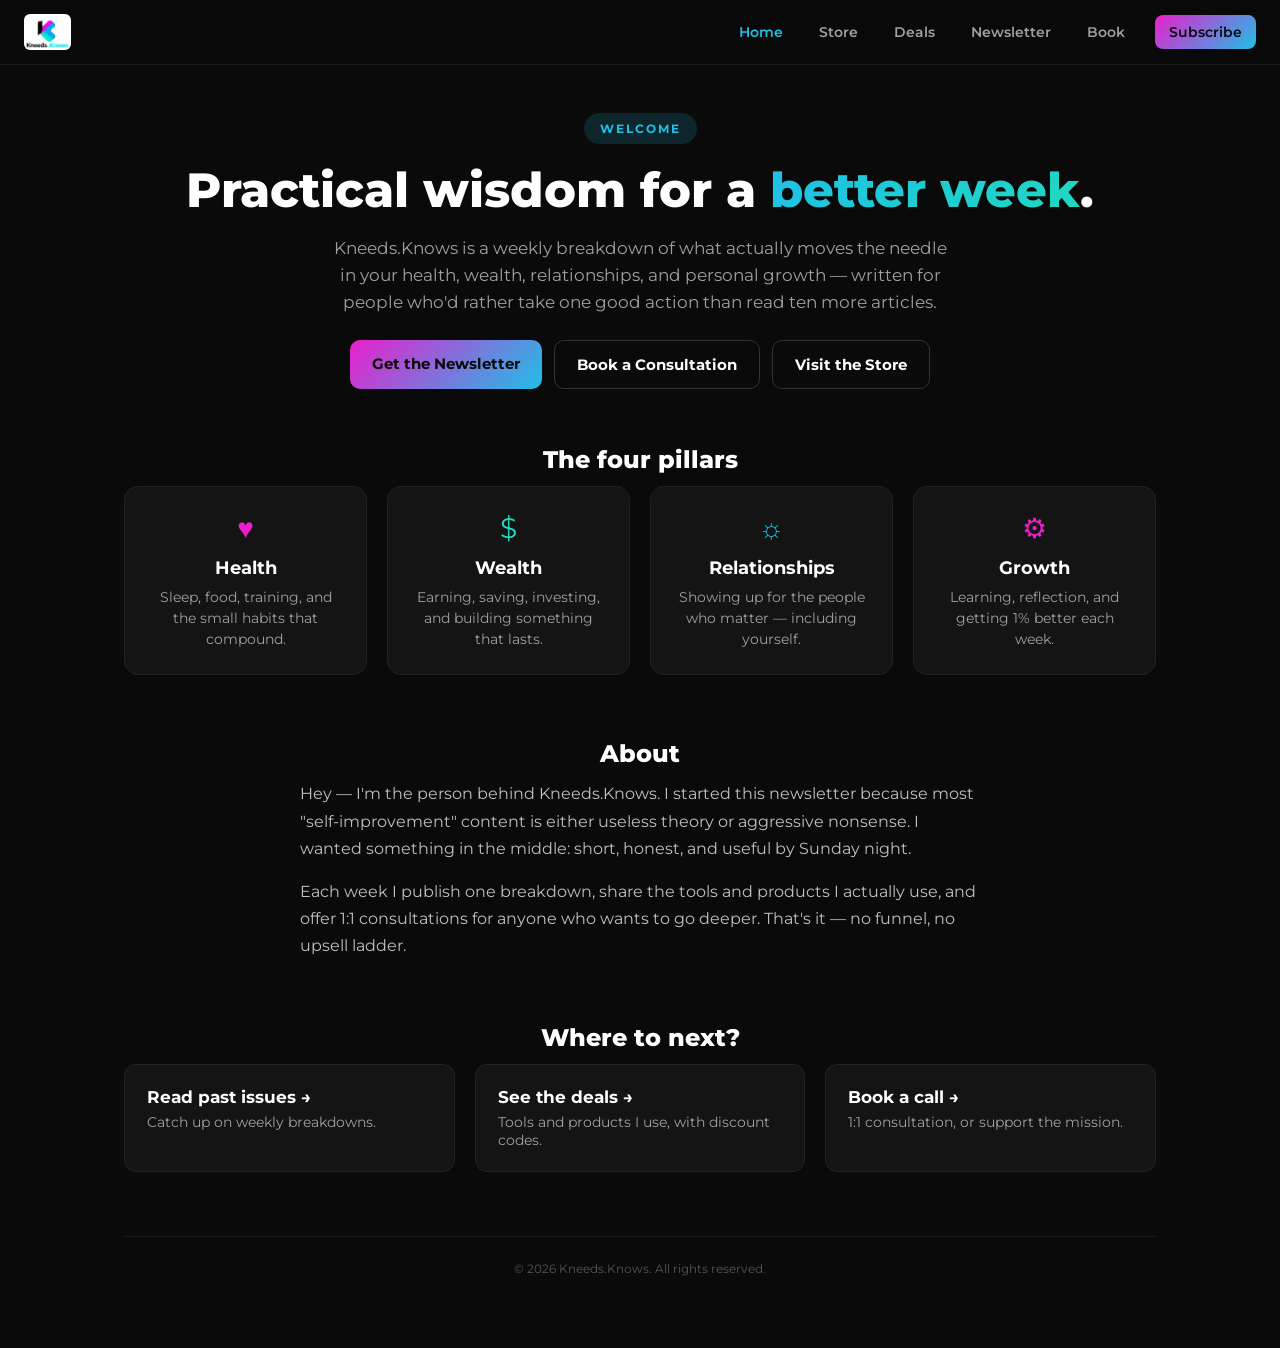
<file: index.html>
<!DOCTYPE html>
<html lang="en">
<head>
    <meta charset="UTF-8">
    <meta name="viewport" content="width=device-width, initial-scale=1.0">
    <title>Kneeds.Knows - Level Up Every Week</title>
    <link rel="stylesheet" href="/style.css">
    <link rel="icon" href="/assets/favicon.png" type="image/png">
    <link rel="apple-touch-icon" href="/assets/favicon-180.png">
    <link rel="preconnect" href="https://fonts.googleapis.com">
    <link href="https://fonts.googleapis.com/css2?family=Montserrat:wght@400;600;700;800&display=swap" rel="stylesheet">
</head>
<body>
    <nav class="site-nav">
        <a href="/" class="brand" aria-label="Kneeds.Knows home">
            <img src="/assets/logo.png" alt="Kneeds.Knows" class="brand-logo" onerror="this.style.display='none';this.nextElementSibling.style.display='inline';">
            <span class="brand-fallback">Kneeds.Knows</span>
        </a>
        <button class="nav-toggle" aria-label="Menu" aria-expanded="false">&#9776;</button>
        <ul class="nav-links">
            <li><a href="/" aria-current="page">Home</a></li>
            <li><a href="/store">Store</a></li>
            <li><a href="/deals">Deals</a></li>
            <li><a href="/newsletter">Newsletter</a></li>
            <li><a href="/book">Book</a></li>
            <li><a href="/subscribe" class="cta">Subscribe</a></li>
        </ul>
    </nav>

    <main class="page-main">
        <section class="page-hero">
            <div class="badge">WELCOME</div>
            <h1>Practical wisdom for a <span class="accent">better week</span>.</h1>
            <p class="lede">
                <!-- TODO: Replace with your real tagline / about copy -->
                Kneeds.Knows is a weekly breakdown of what actually moves the needle
                in your health, wealth, relationships, and personal growth &mdash;
                written for people who'd rather take one good action than read ten more articles.
            </p>
            <div class="cta-row">
                <a href="/subscribe" class="btn btn-primary">Get the Newsletter</a>
                <a href="/book" class="btn btn-ghost">Book a Consultation</a>
                <a href="/store" class="btn btn-ghost">Visit the Store</a>
            </div>
        </section>

        <section class="pillars-section">
            <h2 class="section-title">The four pillars</h2>
            <div class="grid grid-4">
                <div class="tile">
                    <div class="tile-icon">&#9829;</div>
                    <h3>Health</h3>
                    <p>Sleep, food, training, and the small habits that compound.</p>
                </div>
                <div class="tile">
                    <div class="tile-icon">&#36;</div>
                    <h3>Wealth</h3>
                    <p>Earning, saving, investing, and building something that lasts.</p>
                </div>
                <div class="tile">
                    <div class="tile-icon">&#9788;</div>
                    <h3>Relationships</h3>
                    <p>Showing up for the people who matter &mdash; including yourself.</p>
                </div>
                <div class="tile">
                    <div class="tile-icon">&#9881;</div>
                    <h3>Growth</h3>
                    <p>Learning, reflection, and getting 1% better each week.</p>
                </div>
            </div>
        </section>

        <section class="about-section">
            <h2 class="section-title">About</h2>
            <div class="prose">
                <!-- TODO: Replace with your real about story. Suggested length: 2-4 short paragraphs. -->
                <p>
                    Hey &mdash; I'm the person behind Kneeds.Knows. I started this newsletter
                    because most "self-improvement" content is either useless theory or
                    aggressive nonsense. I wanted something in the middle: short, honest,
                    and useful by Sunday night.
                </p>
                <p>
                    Each week I publish one breakdown, share the tools and products I
                    actually use, and offer 1:1 consultations for anyone who wants to
                    go deeper. That's it &mdash; no funnel, no upsell ladder.
                </p>
            </div>
        </section>

        <section class="next-steps">
            <h2 class="section-title">Where to next?</h2>
            <div class="grid grid-3">
                <a class="link-card" href="/newsletter">
                    <h3>Read past issues &rarr;</h3>
                    <p>Catch up on weekly breakdowns.</p>
                </a>
                <a class="link-card" href="/deals">
                    <h3>See the deals &rarr;</h3>
                    <p>Tools and products I use, with discount codes.</p>
                </a>
                <a class="link-card" href="/book">
                    <h3>Book a call &rarr;</h3>
                    <p>1:1 consultation, or support the mission.</p>
                </a>
            </div>
        </section>

        <footer class="site-footer">
            <p>&copy; <span id="year"></span> Kneeds.Knows. All rights reserved.</p>
        </footer>
    </main>

    <script>
        document.getElementById('year').textContent = new Date().getFullYear();
        document.querySelector('.nav-toggle').addEventListener('click', (e) => {
            const links = document.querySelector('.nav-links');
            const expanded = e.currentTarget.getAttribute('aria-expanded') === 'true';
            e.currentTarget.setAttribute('aria-expanded', String(!expanded));
            links.classList.toggle('open');
        });
    </script>
</body>
</html>
</file>
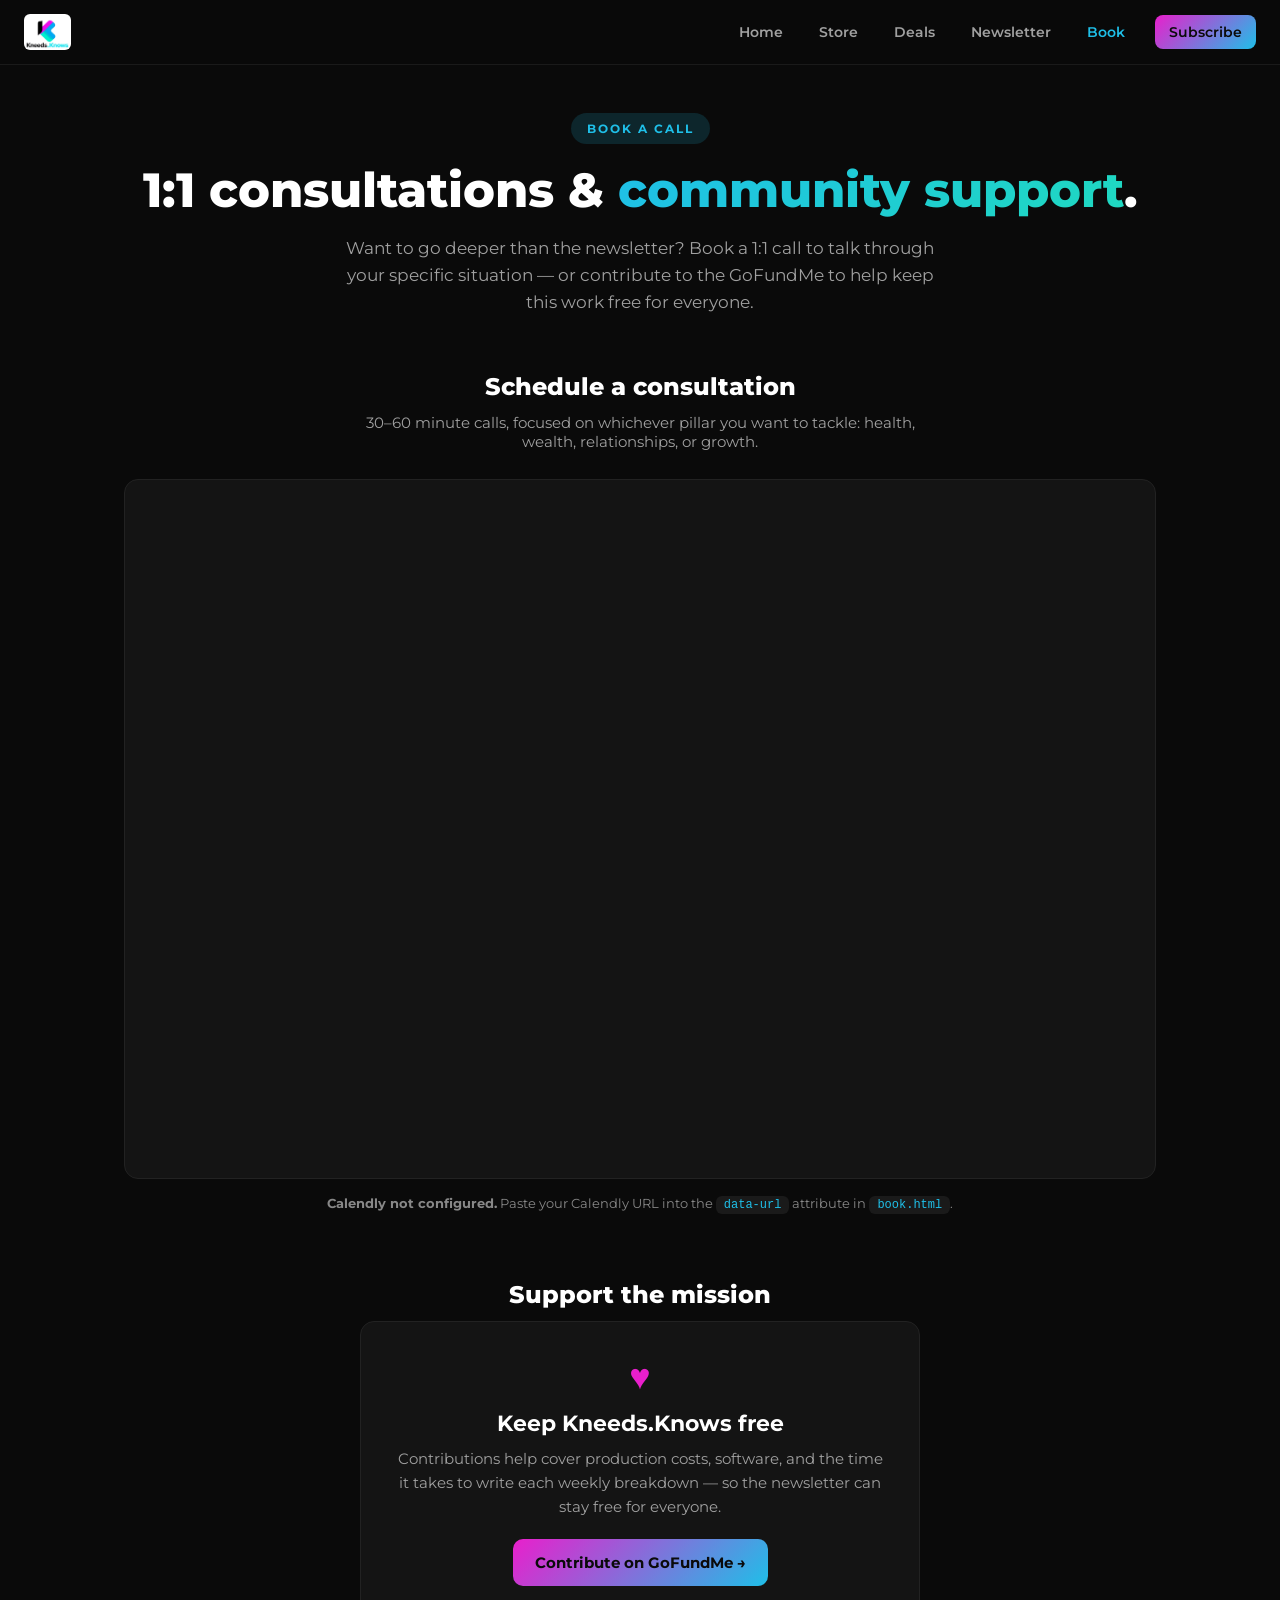
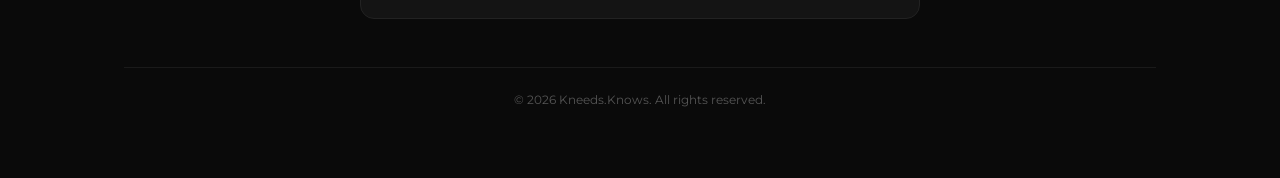
<file: book.html>
<!DOCTYPE html>
<html lang="en">
<head>
    <meta charset="UTF-8">
    <meta name="viewport" content="width=device-width, initial-scale=1.0">
    <title>Book a Call - Kneeds.Knows</title>
    <link rel="stylesheet" href="/style.css">
    <link rel="icon" href="/assets/favicon.png" type="image/png">
    <link rel="apple-touch-icon" href="/assets/favicon-180.png">
    <link rel="preconnect" href="https://fonts.googleapis.com">
    <link href="https://fonts.googleapis.com/css2?family=Montserrat:wght@400;600;700;800&display=swap" rel="stylesheet">
    <!--
    TODO: Calendly inline embed assets.
    Replace YOUR-CALENDLY-URL in the markup below with your real Calendly link
    (e.g. https://calendly.com/yourname/consultation).
    -->
    <link href="https://assets.calendly.com/assets/external/widget.css" rel="stylesheet">
</head>
<body>
    <nav class="site-nav">
        <a href="/" class="brand" aria-label="Kneeds.Knows home">
            <img src="/assets/logo.png" alt="Kneeds.Knows" class="brand-logo" onerror="this.style.display='none';this.nextElementSibling.style.display='inline';">
            <span class="brand-fallback">Kneeds.Knows</span>
        </a>
        <button class="nav-toggle" aria-label="Menu" aria-expanded="false">&#9776;</button>
        <ul class="nav-links">
            <li><a href="/">Home</a></li>
            <li><a href="/store">Store</a></li>
            <li><a href="/deals">Deals</a></li>
            <li><a href="/newsletter">Newsletter</a></li>
            <li><a href="/book" aria-current="page">Book</a></li>
            <li><a href="/subscribe" class="cta">Subscribe</a></li>
        </ul>
    </nav>

    <main class="page-main">
        <section class="page-hero">
            <div class="badge">BOOK A CALL</div>
            <h1>1:1 consultations &amp; <span class="accent">community support</span>.</h1>
            <p class="lede">
                <!-- TODO: Replace with your real intro copy -->
                Want to go deeper than the newsletter? Book a 1:1 call to talk through
                your specific situation &mdash; or contribute to the GoFundMe to help
                keep this work free for everyone.
            </p>
        </section>

        <section class="book-section">
            <h2 class="section-title">Schedule a consultation</h2>
            <p class="section-sub">
                <!-- TODO: 1-line description of what consultations cover -->
                30&ndash;60 minute calls, focused on whichever pillar you want to tackle:
                health, wealth, relationships, or growth.
            </p>

            <!--
            TODO: Replace data-url with your actual Calendly URL.
            Example: data-url="https://calendly.com/yourname/30min?hide_gdpr_banner=1"
            -->
            <div class="calendly-inline-widget"
                 data-url="https://calendly.com/YOUR-CALENDLY-URL"
                 style="min-width:320px;height:700px;"></div>

            <p class="embed-placeholder" id="calendly-placeholder">
                <strong>Calendly not configured.</strong>
                Paste your Calendly URL into the <code>data-url</code> attribute in
                <code>book.html</code>.
            </p>
        </section>

        <section class="gofundme-section">
            <h2 class="section-title">Support the mission</h2>
            <div class="gofundme-card">
                <div class="gofundme-icon">&#9829;</div>
                <h3>Keep Kneeds.Knows free</h3>
                <p>
                    <!-- TODO: Replace with what the GoFundMe is for -->
                    Contributions help cover production costs, software, and the time
                    it takes to write each weekly breakdown &mdash; so the newsletter
                    can stay free for everyone.
                </p>
                <!-- TODO: Replace href with your GoFundMe URL -->
                <a href="https://www.gofundme.com/f/YOUR-CAMPAIGN"
                   target="_blank" rel="noopener"
                   class="btn btn-primary">Contribute on GoFundMe &rarr;</a>
            </div>
        </section>

        <footer class="site-footer">
            <p>&copy; <span id="year"></span> Kneeds.Knows. All rights reserved.</p>
        </footer>
    </main>

    <script src="https://assets.calendly.com/assets/external/widget.js" type="text/javascript" async></script>
    <script>
        document.getElementById('year').textContent = new Date().getFullYear();
        document.querySelector('.nav-toggle').addEventListener('click', (e) => {
            const links = document.querySelector('.nav-links');
            const expanded = e.currentTarget.getAttribute('aria-expanded') === 'true';
            e.currentTarget.setAttribute('aria-expanded', String(!expanded));
            links.classList.toggle('open');
        });

        // Hide the "not configured" warning once a real Calendly URL is set.
        const calUrl = document.querySelector('.calendly-inline-widget').dataset.url || '';
        if (calUrl && !calUrl.includes('YOUR-CALENDLY-URL')) {
            document.getElementById('calendly-placeholder').style.display = 'none';
        }
    </script>
</body>
</html>
</file>
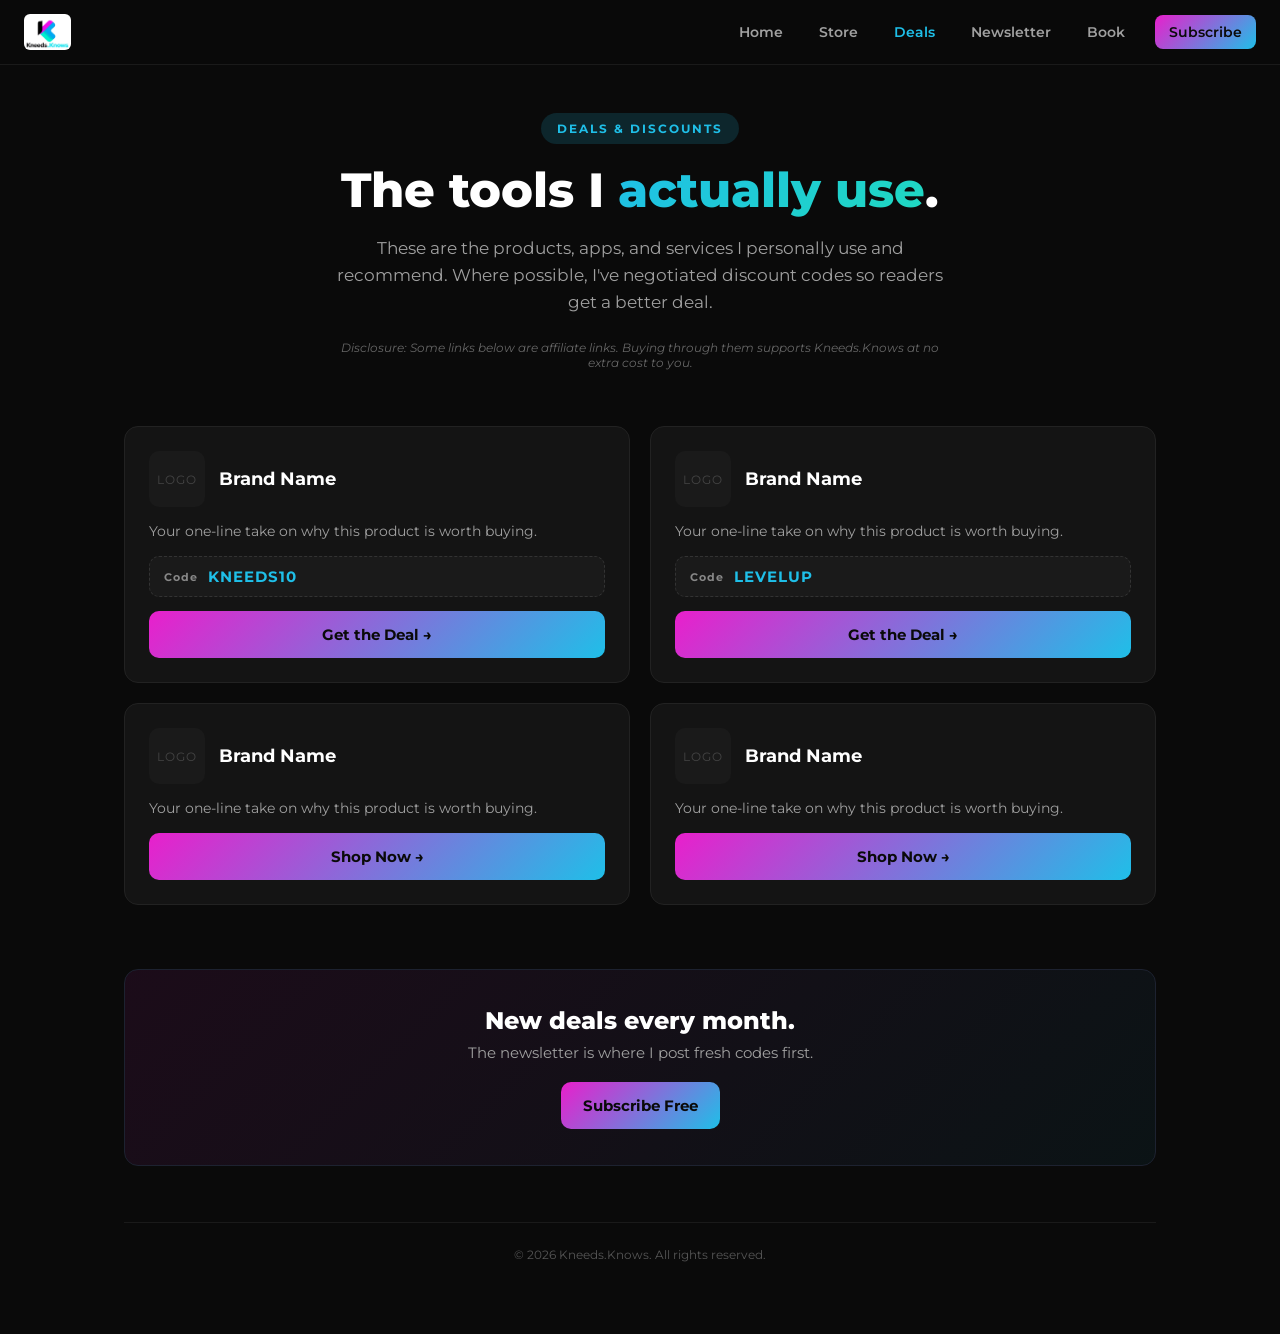
<file: deals.html>
<!DOCTYPE html>
<html lang="en">
<head>
    <meta charset="UTF-8">
    <meta name="viewport" content="width=device-width, initial-scale=1.0">
    <title>Deals & Discounts - Kneeds.Knows</title>
    <link rel="stylesheet" href="/style.css">
    <link rel="icon" href="/assets/favicon.png" type="image/png">
    <link rel="apple-touch-icon" href="/assets/favicon-180.png">
    <link rel="preconnect" href="https://fonts.googleapis.com">
    <link href="https://fonts.googleapis.com/css2?family=Montserrat:wght@400;600;700;800&display=swap" rel="stylesheet">
</head>
<body>
    <nav class="site-nav">
        <a href="/" class="brand" aria-label="Kneeds.Knows home">
            <img src="/assets/logo.png" alt="Kneeds.Knows" class="brand-logo" onerror="this.style.display='none';this.nextElementSibling.style.display='inline';">
            <span class="brand-fallback">Kneeds.Knows</span>
        </a>
        <button class="nav-toggle" aria-label="Menu" aria-expanded="false">&#9776;</button>
        <ul class="nav-links">
            <li><a href="/">Home</a></li>
            <li><a href="/store">Store</a></li>
            <li><a href="/deals" aria-current="page">Deals</a></li>
            <li><a href="/newsletter">Newsletter</a></li>
            <li><a href="/book">Book</a></li>
            <li><a href="/subscribe" class="cta">Subscribe</a></li>
        </ul>
    </nav>

    <main class="page-main">
        <section class="page-hero">
            <div class="badge">DEALS &amp; DISCOUNTS</div>
            <h1>The tools I <span class="accent">actually use</span>.</h1>
            <p class="lede">
                <!-- TODO: Replace with your own intro copy -->
                These are the products, apps, and services I personally use and recommend.
                Where possible, I've negotiated discount codes so readers get a better deal.
            </p>
            <p class="disclosure">
                <em>Disclosure: Some links below are affiliate links. Buying through them
                supports Kneeds.Knows at no extra cost to you.</em>
            </p>
        </section>

        <!--
        TODO: Replace each .deal card with a real affiliate partner.
        Each card needs: brand name, your 1-line take, discount code (or remove that block),
        and the affiliate URL on the button.
        Add or remove cards as needed.
        -->
        <section class="deals-section">
            <div class="grid grid-2">

                <div class="deal">
                    <div class="deal-header">
                        <div class="deal-logo placeholder"><span>Logo</span></div>
                        <h3>Brand Name</h3>
                    </div>
                    <p>Your one-line take on why this product is worth buying.</p>
                    <div class="deal-code">
                        <span class="code-label">Code</span>
                        <code>KNEEDS10</code>
                    </div>
                    <a href="#" target="_blank" rel="noopener" class="btn btn-primary">Get the Deal &rarr;</a>
                </div>

                <div class="deal">
                    <div class="deal-header">
                        <div class="deal-logo placeholder"><span>Logo</span></div>
                        <h3>Brand Name</h3>
                    </div>
                    <p>Your one-line take on why this product is worth buying.</p>
                    <div class="deal-code">
                        <span class="code-label">Code</span>
                        <code>LEVELUP</code>
                    </div>
                    <a href="#" target="_blank" rel="noopener" class="btn btn-primary">Get the Deal &rarr;</a>
                </div>

                <div class="deal">
                    <div class="deal-header">
                        <div class="deal-logo placeholder"><span>Logo</span></div>
                        <h3>Brand Name</h3>
                    </div>
                    <p>Your one-line take on why this product is worth buying.</p>
                    <a href="#" target="_blank" rel="noopener" class="btn btn-primary">Shop Now &rarr;</a>
                </div>

                <div class="deal">
                    <div class="deal-header">
                        <div class="deal-logo placeholder"><span>Logo</span></div>
                        <h3>Brand Name</h3>
                    </div>
                    <p>Your one-line take on why this product is worth buying.</p>
                    <a href="#" target="_blank" rel="noopener" class="btn btn-primary">Shop Now &rarr;</a>
                </div>

            </div>
        </section>

        <section class="cta-banner">
            <h2>New deals every month.</h2>
            <p>The newsletter is where I post fresh codes first.</p>
            <a href="/subscribe" class="btn btn-primary">Subscribe Free</a>
        </section>

        <footer class="site-footer">
            <p>&copy; <span id="year"></span> Kneeds.Knows. All rights reserved.</p>
        </footer>
    </main>

    <script>
        document.getElementById('year').textContent = new Date().getFullYear();
        document.querySelector('.nav-toggle').addEventListener('click', (e) => {
            const links = document.querySelector('.nav-links');
            const expanded = e.currentTarget.getAttribute('aria-expanded') === 'true';
            e.currentTarget.setAttribute('aria-expanded', String(!expanded));
            links.classList.toggle('open');
        });
    </script>
</body>
</html>
</file>
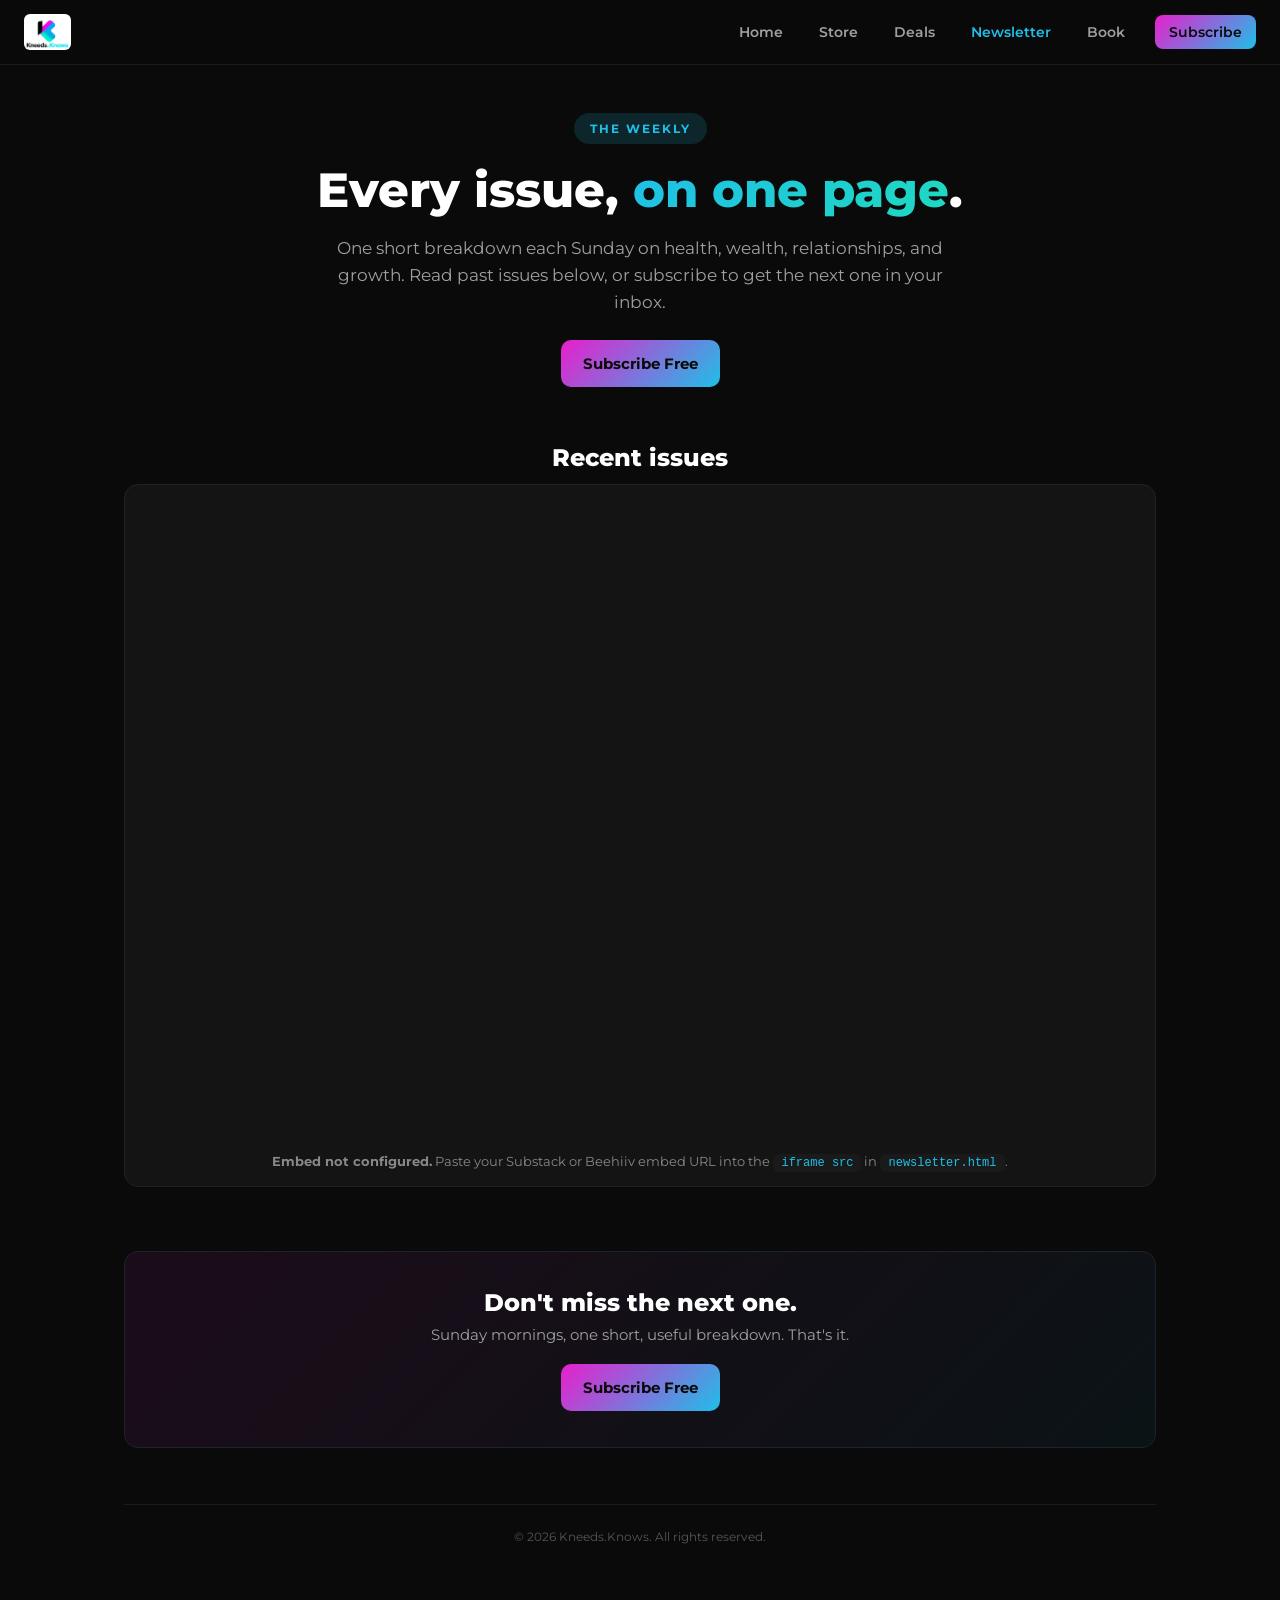
<file: newsletter.html>
<!DOCTYPE html>
<html lang="en">
<head>
    <meta charset="UTF-8">
    <meta name="viewport" content="width=device-width, initial-scale=1.0">
    <title>Newsletter - Kneeds.Knows</title>
    <link rel="stylesheet" href="/style.css">
    <link rel="icon" href="/assets/favicon.png" type="image/png">
    <link rel="apple-touch-icon" href="/assets/favicon-180.png">
    <link rel="preconnect" href="https://fonts.googleapis.com">
    <link href="https://fonts.googleapis.com/css2?family=Montserrat:wght@400;600;700;800&display=swap" rel="stylesheet">
</head>
<body>
    <nav class="site-nav">
        <a href="/" class="brand" aria-label="Kneeds.Knows home">
            <img src="/assets/logo.png" alt="Kneeds.Knows" class="brand-logo" onerror="this.style.display='none';this.nextElementSibling.style.display='inline';">
            <span class="brand-fallback">Kneeds.Knows</span>
        </a>
        <button class="nav-toggle" aria-label="Menu" aria-expanded="false">&#9776;</button>
        <ul class="nav-links">
            <li><a href="/">Home</a></li>
            <li><a href="/store">Store</a></li>
            <li><a href="/deals">Deals</a></li>
            <li><a href="/newsletter" aria-current="page">Newsletter</a></li>
            <li><a href="/book">Book</a></li>
            <li><a href="/subscribe" class="cta">Subscribe</a></li>
        </ul>
    </nav>

    <main class="page-main">
        <section class="page-hero">
            <div class="badge">THE WEEKLY</div>
            <h1>Every issue, <span class="accent">on one page</span>.</h1>
            <p class="lede">
                <!-- TODO: Replace with your own intro copy -->
                One short breakdown each Sunday on health, wealth, relationships, and growth.
                Read past issues below, or subscribe to get the next one in your inbox.
            </p>
            <a href="/subscribe" class="btn btn-primary">Subscribe Free</a>
        </section>

        <!--
        TODO: Replace the iframe src with your actual Substack or Beehiiv embed URL.

        Substack: use https://YOUR-SUBDOMAIN.substack.com/embed
        Beehiiv:  use the inline-feed embed URL from your publication's settings.

        If your platform provides a richer embed snippet (script tag), paste it
        in place of the iframe below. The .embed-frame wrapper handles styling.
        -->
        <section class="embed-section">
            <h2 class="section-title">Recent issues</h2>
            <div class="embed-frame">
                <iframe
                    src="about:blank"
                    title="Newsletter feed"
                    width="100%"
                    height="640"
                    frameborder="0"
                    scrolling="no"
                    style="background: #141414; border-radius: 12px;">
                </iframe>
                <p class="embed-placeholder">
                    <strong>Embed not configured.</strong>
                    Paste your Substack or Beehiiv embed URL into the
                    <code>iframe src</code> in <code>newsletter.html</code>.
                </p>
            </div>
        </section>

        <section class="cta-banner">
            <h2>Don't miss the next one.</h2>
            <p>Sunday mornings, one short, useful breakdown. That's it.</p>
            <a href="/subscribe" class="btn btn-primary">Subscribe Free</a>
        </section>

        <footer class="site-footer">
            <p>&copy; <span id="year"></span> Kneeds.Knows. All rights reserved.</p>
        </footer>
    </main>

    <script>
        document.getElementById('year').textContent = new Date().getFullYear();
        document.querySelector('.nav-toggle').addEventListener('click', (e) => {
            const links = document.querySelector('.nav-links');
            const expanded = e.currentTarget.getAttribute('aria-expanded') === 'true';
            e.currentTarget.setAttribute('aria-expanded', String(!expanded));
            links.classList.toggle('open');
        });
    </script>
</body>
</html>
</file>
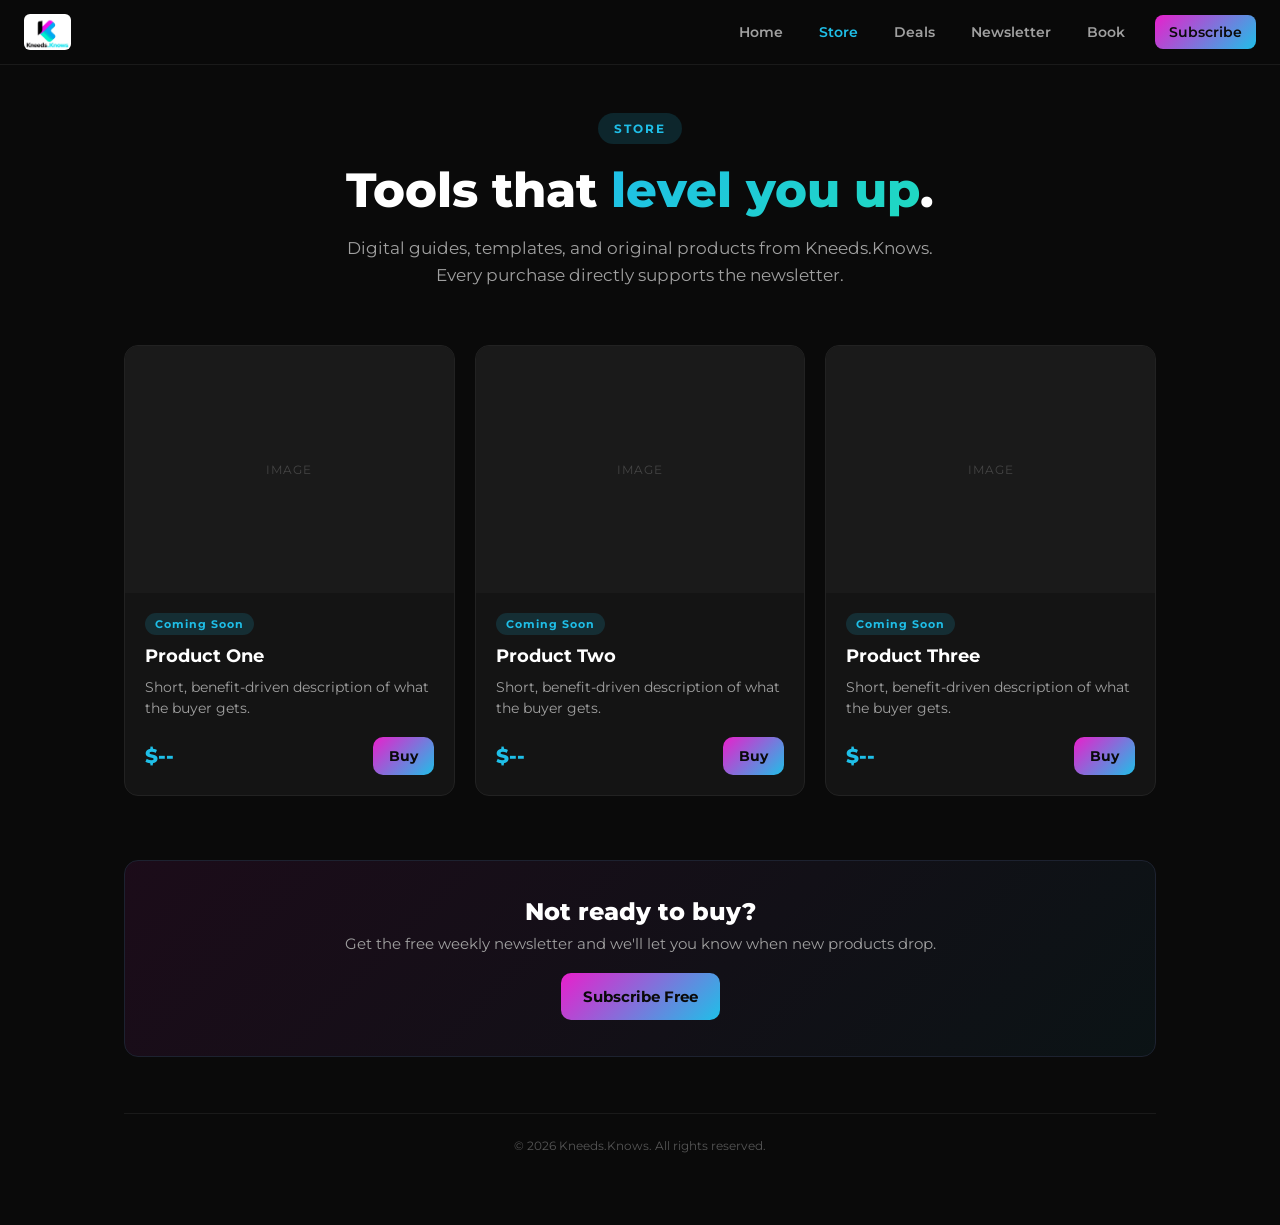
<file: store.html>
<!DOCTYPE html>
<html lang="en">
<head>
    <meta charset="UTF-8">
    <meta name="viewport" content="width=device-width, initial-scale=1.0">
    <title>Store - Kneeds.Knows</title>
    <link rel="stylesheet" href="/style.css">
    <link rel="icon" href="/assets/favicon.png" type="image/png">
    <link rel="apple-touch-icon" href="/assets/favicon-180.png">
    <link rel="preconnect" href="https://fonts.googleapis.com">
    <link href="https://fonts.googleapis.com/css2?family=Montserrat:wght@400;600;700;800&display=swap" rel="stylesheet">
</head>
<body>
    <nav class="site-nav">
        <a href="/" class="brand" aria-label="Kneeds.Knows home">
            <img src="/assets/logo.png" alt="Kneeds.Knows" class="brand-logo" onerror="this.style.display='none';this.nextElementSibling.style.display='inline';">
            <span class="brand-fallback">Kneeds.Knows</span>
        </a>
        <button class="nav-toggle" aria-label="Menu" aria-expanded="false">&#9776;</button>
        <ul class="nav-links">
            <li><a href="/">Home</a></li>
            <li><a href="/store" aria-current="page">Store</a></li>
            <li><a href="/deals">Deals</a></li>
            <li><a href="/newsletter">Newsletter</a></li>
            <li><a href="/book">Book</a></li>
            <li><a href="/subscribe" class="cta">Subscribe</a></li>
        </ul>
    </nav>

    <main class="page-main">
        <section class="page-hero">
            <div class="badge">STORE</div>
            <h1>Tools that <span class="accent">level you up</span>.</h1>
            <p class="lede">
                <!-- TODO: Replace with your real store intro copy -->
                Digital guides, templates, and original products from Kneeds.Knows.
                Every purchase directly supports the newsletter.
            </p>
        </section>

        <!--
        TODO: Replace each .product card below with a real product.
        Each card needs: image URL, name, 1-line description, price, and a checkout link
        (Stripe Payment Link, Gumroad URL, Squarespace product URL, etc.).
        If you'd rather embed a Squarespace store block, replace this whole grid with the embed snippet.
        -->
        <section class="store-section">
            <div class="grid grid-3">

                <div class="product">
                    <div class="product-img placeholder">
                        <!-- <img src="REPLACE_WITH_PRODUCT_IMAGE_URL" alt="Product name"> -->
                        <span>Image</span>
                    </div>
                    <div class="product-body">
                        <span class="product-tag">Coming Soon</span>
                        <h3>Product One</h3>
                        <p>Short, benefit-driven description of what the buyer gets.</p>
                        <div class="product-footer">
                            <span class="price">$--</span>
                            <a href="#" class="btn btn-primary btn-sm">Buy</a>
                        </div>
                    </div>
                </div>

                <div class="product">
                    <div class="product-img placeholder">
                        <span>Image</span>
                    </div>
                    <div class="product-body">
                        <span class="product-tag">Coming Soon</span>
                        <h3>Product Two</h3>
                        <p>Short, benefit-driven description of what the buyer gets.</p>
                        <div class="product-footer">
                            <span class="price">$--</span>
                            <a href="#" class="btn btn-primary btn-sm">Buy</a>
                        </div>
                    </div>
                </div>

                <div class="product">
                    <div class="product-img placeholder">
                        <span>Image</span>
                    </div>
                    <div class="product-body">
                        <span class="product-tag">Coming Soon</span>
                        <h3>Product Three</h3>
                        <p>Short, benefit-driven description of what the buyer gets.</p>
                        <div class="product-footer">
                            <span class="price">$--</span>
                            <a href="#" class="btn btn-primary btn-sm">Buy</a>
                        </div>
                    </div>
                </div>

            </div>
        </section>

        <section class="cta-banner">
            <h2>Not ready to buy?</h2>
            <p>Get the free weekly newsletter and we'll let you know when new products drop.</p>
            <a href="/subscribe" class="btn btn-primary">Subscribe Free</a>
        </section>

        <footer class="site-footer">
            <p>&copy; <span id="year"></span> Kneeds.Knows. All rights reserved.</p>
        </footer>
    </main>

    <script>
        document.getElementById('year').textContent = new Date().getFullYear();
        document.querySelector('.nav-toggle').addEventListener('click', (e) => {
            const links = document.querySelector('.nav-links');
            const expanded = e.currentTarget.getAttribute('aria-expanded') === 'true';
            e.currentTarget.setAttribute('aria-expanded', String(!expanded));
            links.classList.toggle('open');
        });
    </script>
</body>
</html>
</file>
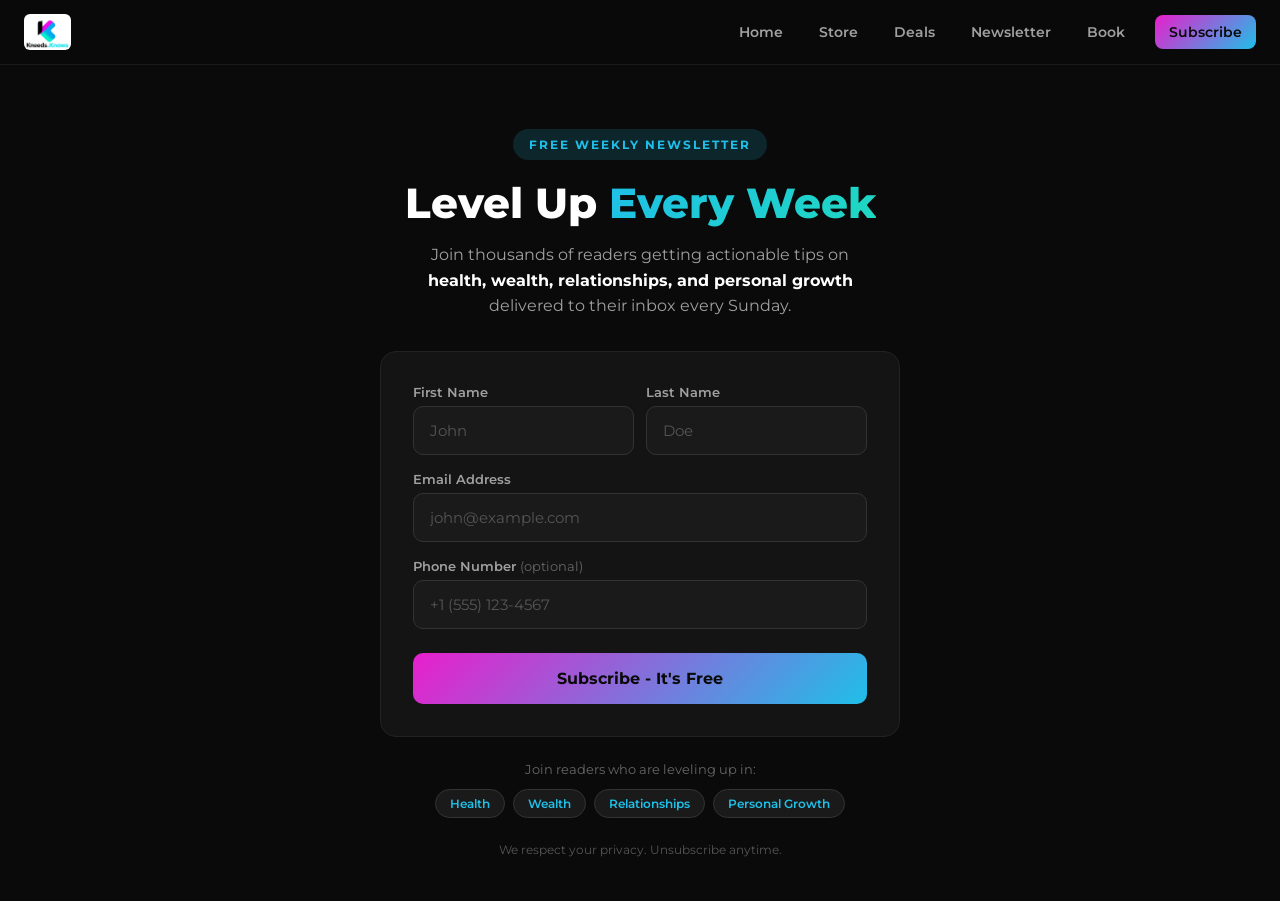
<file: subscribe.html>
<!DOCTYPE html>
<html lang="en">
<head>
    <meta charset="UTF-8">
    <meta name="viewport" content="width=device-width, initial-scale=1.0">
    <title>Subscribe - Level Up Every Week</title>
    <link rel="stylesheet" href="/style.css">
    <link rel="icon" href="/assets/favicon.png" type="image/png">
    <link rel="apple-touch-icon" href="/assets/favicon-180.png">
    <link rel="preconnect" href="https://fonts.googleapis.com">
    <link href="https://fonts.googleapis.com/css2?family=Montserrat:wght@400;600;700;800&display=swap" rel="stylesheet">
</head>
<body>
    <nav class="site-nav">
        <a href="/" class="brand" aria-label="Kneeds.Knows home">
            <img src="/assets/logo.png" alt="Kneeds.Knows" class="brand-logo" onerror="this.style.display='none';this.nextElementSibling.style.display='inline';">
            <span class="brand-fallback">Kneeds.Knows</span>
        </a>
        <button class="nav-toggle" aria-label="Menu" aria-expanded="false">&#9776;</button>
        <ul class="nav-links">
            <li><a href="/">Home</a></li>
            <li><a href="/store">Store</a></li>
            <li><a href="/deals">Deals</a></li>
            <li><a href="/newsletter">Newsletter</a></li>
            <li><a href="/book">Book</a></li>
            <li><a href="/subscribe" class="cta" aria-current="page">Subscribe</a></li>
        </ul>
    </nav>

    <main class="subscribe-main">
        <div class="container">
            <div class="hero">
                <div class="badge">FREE WEEKLY NEWSLETTER</div>
                <h1>Level Up <span class="accent">Every Week</span></h1>
                <p class="subtitle">
                    Join thousands of readers getting actionable tips on
                    <strong>health, wealth, relationships, and personal growth</strong>
                    delivered to their inbox every Sunday.
                </p>
            </div>

            <div class="card">
                <form id="subscribe-form">
                    <div class="form-row">
                        <div class="form-group">
                            <label for="first_name">First Name</label>
                            <input type="text" id="first_name" name="first_name" placeholder="John" required>
                        </div>
                        <div class="form-group">
                            <label for="last_name">Last Name</label>
                            <input type="text" id="last_name" name="last_name" placeholder="Doe" required>
                        </div>
                    </div>
                    <div class="form-group">
                        <label for="email">Email Address</label>
                        <input type="email" id="email" name="email" placeholder="john@example.com" required>
                    </div>
                    <div class="form-group">
                        <label for="phone">Phone Number <span class="optional">(optional)</span></label>
                        <input type="tel" id="phone" name="phone" placeholder="+1 (555) 123-4567">
                    </div>
                    <button type="submit" id="submit-btn">
                        <span class="btn-text">Subscribe - It's Free</span>
                        <span class="btn-loading" style="display:none">Subscribing...</span>
                    </button>
                </form>

                <div id="success-message" style="display:none">
                    <div class="success-icon">&#10003;</div>
                    <h3>You're In!</h3>
                    <p>Check your inbox this Sunday for your first weekly breakdown.</p>
                </div>

                <div id="error-message" style="display:none">
                    <p class="error-text"></p>
                </div>
            </div>

            <div class="social-proof">
                <p>Join readers who are leveling up in:</p>
                <div class="pillars">
                    <span class="pillar-tag">Health</span>
                    <span class="pillar-tag">Wealth</span>
                    <span class="pillar-tag">Relationships</span>
                    <span class="pillar-tag">Personal Growth</span>
                </div>
            </div>

            <footer>
                <p>We respect your privacy. Unsubscribe anytime.</p>
            </footer>
        </div>
    </main>

    <script>
        document.getElementById('subscribe-form').addEventListener('submit', async (e) => {
            e.preventDefault();
            const btn = document.getElementById('submit-btn');
            const btnText = btn.querySelector('.btn-text');
            const btnLoading = btn.querySelector('.btn-loading');
            const errorDiv = document.getElementById('error-message');

            btnText.style.display = 'none';
            btnLoading.style.display = 'inline';
            btn.disabled = true;
            errorDiv.style.display = 'none';

            const data = {
                first_name: document.getElementById('first_name').value,
                last_name: document.getElementById('last_name').value,
                email: document.getElementById('email').value,
                phone: document.getElementById('phone').value || '',
            };

            try {
                const resp = await fetch('/api/subscribe', {
                    method: 'POST',
                    headers: {'Content-Type': 'application/json'},
                    body: JSON.stringify(data),
                });
                const result = await resp.json();

                if (resp.ok) {
                    document.getElementById('subscribe-form').style.display = 'none';
                    document.getElementById('success-message').style.display = 'block';
                } else {
                    throw new Error(result.detail || 'Something went wrong');
                }
            } catch (err) {
                errorDiv.querySelector('.error-text').textContent = err.message;
                errorDiv.style.display = 'block';
                btnText.style.display = 'inline';
                btnLoading.style.display = 'none';
                btn.disabled = false;
            }
        });

        document.querySelector('.nav-toggle').addEventListener('click', (e) => {
            const links = document.querySelector('.nav-links');
            const expanded = e.currentTarget.getAttribute('aria-expanded') === 'true';
            e.currentTarget.setAttribute('aria-expanded', String(!expanded));
            links.classList.toggle('open');
        });
    </script>
</body>
</html>
</file>
<file: style.css>
* {
    margin: 0;
    padding: 0;
    box-sizing: border-box;
}

body {
    font-family: 'Montserrat', sans-serif;
    background: #0a0a0a;
    color: #ffffff;
    min-height: 100vh;
}

/* Funnel page (subscribe.html) keeps the original centered hero layout */
.subscribe-main {
    display: flex;
    align-items: center;
    justify-content: center;
    padding: 60px 20px 40px;
    min-height: calc(100vh - 64px);
}

.container {
    max-width: 520px;
    width: 100%;
    text-align: center;
}

.hero {
    margin-bottom: 32px;
}

.badge {
    display: inline-block;
    background: rgba(31, 191, 232, 0.15);
    color: #1FBFE8;
    font-size: 12px;
    font-weight: 700;
    letter-spacing: 2px;
    padding: 8px 16px;
    border-radius: 20px;
    margin-bottom: 20px;
}

h1 {
    font-size: 42px;
    font-weight: 800;
    line-height: 1.1;
    margin-bottom: 16px;
}

.accent {
    background: linear-gradient(135deg, #1FBFE8, #1FD9C0);
    -webkit-background-clip: text;
    -webkit-text-fill-color: transparent;
    background-clip: text;
}

.subtitle {
    font-size: 16px;
    color: #a0a0a0;
    line-height: 1.6;
    max-width: 440px;
    margin: 0 auto;
}

.subtitle strong {
    color: #ffffff;
}

.card {
    background: #141414;
    border: 1px solid #222;
    border-radius: 16px;
    padding: 32px;
    margin-bottom: 24px;
}

.form-row {
    display: flex;
    gap: 12px;
}

.form-group {
    text-align: left;
    margin-bottom: 16px;
    flex: 1;
}

label {
    display: block;
    font-size: 13px;
    font-weight: 600;
    color: #a0a0a0;
    margin-bottom: 6px;
}

.optional {
    font-weight: 400;
    color: #666;
}

input {
    width: 100%;
    padding: 14px 16px;
    background: #1a1a1a;
    border: 1px solid #333;
    border-radius: 10px;
    color: #fff;
    font-family: 'Montserrat', sans-serif;
    font-size: 15px;
    transition: border-color 0.2s;
}

input:focus {
    outline: none;
    border-color: #1FBFE8;
}

input::placeholder {
    color: #555;
}

button[type="submit"] {
    width: 100%;
    padding: 16px;
    background: linear-gradient(135deg, #E91FCC, #1FBFE8);
    border: none;
    border-radius: 10px;
    color: #0a0a0a;
    font-family: 'Montserrat', sans-serif;
    font-size: 16px;
    font-weight: 700;
    cursor: pointer;
    transition: transform 0.2s, box-shadow 0.2s;
    margin-top: 8px;
}

button[type="submit"]:hover {
    transform: translateY(-2px);
    box-shadow: 0 8px 24px rgba(31, 191, 232, 0.3);
}

button[type="submit"]:disabled {
    opacity: 0.7;
    cursor: not-allowed;
    transform: none;
}

.success-icon {
    width: 64px;
    height: 64px;
    background: rgba(31, 191, 232, 0.15);
    border-radius: 50%;
    display: flex;
    align-items: center;
    justify-content: center;
    margin: 0 auto 16px;
    font-size: 28px;
    color: #1FBFE8;
}

#success-message h3 {
    font-size: 24px;
    margin-bottom: 8px;
}

#success-message p {
    color: #a0a0a0;
    font-size: 15px;
}

.error-text {
    color: #e74c3c;
    font-size: 14px;
    margin-top: 8px;
}

.social-proof {
    margin-bottom: 24px;
}

.social-proof p {
    font-size: 13px;
    color: #666;
    margin-bottom: 12px;
}

.pillars {
    display: flex;
    gap: 8px;
    justify-content: center;
    flex-wrap: wrap;
}

.pillar-tag {
    background: #1a1a1a;
    border: 1px solid #333;
    padding: 6px 14px;
    border-radius: 20px;
    font-size: 12px;
    font-weight: 600;
    color: #1FBFE8;
}

footer {
    font-size: 12px;
    color: #555;
}

@media (max-width: 480px) {
    h1 { font-size: 32px; }
    .form-row { flex-direction: column; gap: 0; }
    .card { padding: 24px 20px; }
    .subtitle { font-size: 14px; }
}

/* ----------------------------------------------------------------
   Shared site navigation
---------------------------------------------------------------- */
.site-nav {
    position: sticky;
    top: 0;
    z-index: 50;
    display: flex;
    align-items: center;
    justify-content: space-between;
    padding: 14px 24px;
    background: rgba(10, 10, 10, 0.85);
    backdrop-filter: blur(10px);
    -webkit-backdrop-filter: blur(10px);
    border-bottom: 1px solid #1a1a1a;
}

.site-nav .brand {
    display: inline-flex;
    align-items: center;
    gap: 10px;
    font-weight: 800;
    font-size: 18px;
    letter-spacing: 0.5px;
    color: #fff;
    text-decoration: none;
}

.site-nav .brand:hover {
    color: #1FBFE8;
}

.site-nav .brand-logo {
    display: block;
    height: 36px;
    width: auto;
    border-radius: 6px; /* trims any white halo into a soft chip on the dark nav */
}

/* Hidden by default; the inline onerror handler on the img reveals this
   if the logo file isn't on disk yet (see assets/README.md). */
.site-nav .brand-fallback {
    display: none;
    font-weight: 800;
    font-size: 18px;
    letter-spacing: 0.5px;
    color: #fff;
}

.nav-links {
    list-style: none;
    display: flex;
    gap: 8px;
    align-items: center;
}

.nav-links a {
    display: inline-block;
    padding: 8px 14px;
    border-radius: 8px;
    color: #a0a0a0;
    font-size: 14px;
    font-weight: 600;
    text-decoration: none;
    transition: color 0.15s, background-color 0.15s;
}

.nav-links a:hover {
    color: #fff;
    background: #1a1a1a;
}

.nav-links a[aria-current="page"] {
    color: #1FBFE8;
}

.nav-links a.cta {
    background: linear-gradient(135deg, #E91FCC, #1FBFE8);
    color: #0a0a0a;
    margin-left: 8px;
}

.nav-links a.cta:hover {
    background: linear-gradient(135deg, #F03DD9, #2DC9F2);
    color: #0a0a0a;
}

.nav-toggle {
    display: none;
    background: transparent;
    border: 1px solid #333;
    color: #fff;
    font-size: 20px;
    line-height: 1;
    padding: 6px 10px;
    border-radius: 8px;
    cursor: pointer;
}

@media (max-width: 720px) {
    .nav-toggle { display: inline-block; }
    .nav-links {
        position: absolute;
        top: 100%;
        left: 0;
        right: 0;
        flex-direction: column;
        align-items: stretch;
        gap: 4px;
        padding: 12px 16px 18px;
        background: #0a0a0a;
        border-bottom: 1px solid #1a1a1a;
        max-height: 0;
        overflow: hidden;
        transition: max-height 0.2s ease-out;
    }
    .nav-links.open { max-height: 480px; }
    .nav-links a { width: 100%; }
    .nav-links a.cta { margin-left: 0; text-align: center; }
}

/* ----------------------------------------------------------------
   Multi-page main layout
---------------------------------------------------------------- */
.page-main {
    max-width: 1080px;
    margin: 0 auto;
    padding: 48px 24px 72px;
}

.page-hero {
    text-align: center;
    margin-bottom: 56px;
}

.page-hero h1 {
    font-size: 48px;
    font-weight: 800;
    line-height: 1.1;
    margin-bottom: 18px;
}

.page-hero .lede {
    font-size: 17px;
    color: #a0a0a0;
    line-height: 1.6;
    max-width: 620px;
    margin: 0 auto 24px;
}

.page-hero .disclosure {
    font-size: 12px;
    color: #666;
    max-width: 620px;
    margin: 0 auto;
}

.cta-row {
    display: flex;
    gap: 12px;
    justify-content: center;
    flex-wrap: wrap;
    margin-top: 8px;
}

.section-title {
    font-size: 24px;
    font-weight: 800;
    margin-bottom: 12px;
    text-align: center;
}

.section-sub {
    font-size: 15px;
    color: #a0a0a0;
    text-align: center;
    max-width: 560px;
    margin: 0 auto 28px;
}

/* Buttons */
.btn {
    display: inline-block;
    padding: 14px 22px;
    border-radius: 10px;
    font-family: 'Montserrat', sans-serif;
    font-weight: 700;
    font-size: 15px;
    text-decoration: none;
    text-align: center;
    cursor: pointer;
    transition: transform 0.15s, box-shadow 0.15s, background 0.15s;
    border: none;
}

.btn-sm { padding: 10px 16px; font-size: 14px; }

.btn-primary {
    background: linear-gradient(135deg, #E91FCC, #1FBFE8);
    color: #0a0a0a;
}

.btn-primary:hover {
    transform: translateY(-2px);
    box-shadow: 0 8px 24px rgba(31, 191, 232, 0.3);
}

.btn-ghost {
    background: transparent;
    color: #fff;
    border: 1px solid #333;
}

.btn-ghost:hover {
    background: #1a1a1a;
    border-color: #1FBFE8;
    color: #1FBFE8;
}

/* Grids */
.grid {
    display: grid;
    gap: 20px;
}
.grid-2 { grid-template-columns: repeat(2, minmax(0, 1fr)); }
.grid-3 { grid-template-columns: repeat(3, minmax(0, 1fr)); }
.grid-4 { grid-template-columns: repeat(4, minmax(0, 1fr)); }

@media (max-width: 880px) {
    .grid-3, .grid-4 { grid-template-columns: repeat(2, minmax(0, 1fr)); }
}
@media (max-width: 560px) {
    .grid-2, .grid-3, .grid-4 { grid-template-columns: 1fr; }
    .page-hero h1 { font-size: 34px; }
    .page-main { padding: 32px 18px 56px; }
}

/* Tiles (pillar cards on home) */
.pillars-section { margin-bottom: 64px; }

.tile {
    background: #141414;
    border: 1px solid #222;
    border-radius: 14px;
    padding: 24px;
    text-align: center;
    transition: border-color 0.15s, transform 0.15s;
}

.tile:hover {
    border-color: #1FBFE8;
    transform: translateY(-2px);
}

.tile-icon {
    font-size: 28px;
    color: #1FBFE8;
    margin-bottom: 12px;
}

/* Pick up all three logo colors across the four pillars */
.pillars-section .tile:nth-child(1) .tile-icon { color: #E91FCC; } /* Health: magenta */
.pillars-section .tile:nth-child(2) .tile-icon { color: #1FD9C0; } /* Wealth: teal */
.pillars-section .tile:nth-child(3) .tile-icon { color: #1FBFE8; } /* Relationships: cyan */
.pillars-section .tile:nth-child(4) .tile-icon { color: #E91FCC; } /* Growth: magenta */

.tile h3 {
    font-size: 18px;
    margin-bottom: 8px;
}

.tile p {
    font-size: 14px;
    color: #a0a0a0;
    line-height: 1.5;
}

/* Prose / About */
.about-section { margin-bottom: 64px; }

.prose {
    max-width: 680px;
    margin: 0 auto;
}

.prose p {
    color: #c0c0c0;
    font-size: 16px;
    line-height: 1.7;
    margin-bottom: 16px;
}

/* Link cards (next-steps) */
.next-steps { margin-bottom: 64px; }

.link-card {
    display: block;
    padding: 22px;
    background: #141414;
    border: 1px solid #222;
    border-radius: 12px;
    text-decoration: none;
    color: inherit;
    transition: border-color 0.15s, transform 0.15s;
}

.link-card:hover {
    border-color: #1FBFE8;
    transform: translateY(-2px);
}

.link-card h3 {
    font-size: 17px;
    color: #fff;
    margin-bottom: 6px;
}

.link-card p {
    font-size: 14px;
    color: #a0a0a0;
}

/* Store products */
.store-section { margin-bottom: 64px; }

.product {
    background: #141414;
    border: 1px solid #222;
    border-radius: 14px;
    overflow: hidden;
    display: flex;
    flex-direction: column;
    transition: border-color 0.15s;
}

.product:hover { border-color: #1FBFE8; }

.product-img {
    aspect-ratio: 4 / 3;
    background: #1a1a1a;
    display: flex;
    align-items: center;
    justify-content: center;
    color: #444;
    font-size: 14px;
    overflow: hidden;
}

.product-img img {
    width: 100%;
    height: 100%;
    object-fit: cover;
}

.product-body {
    padding: 20px;
    display: flex;
    flex-direction: column;
    gap: 10px;
    flex: 1;
}

.product-tag {
    display: inline-block;
    align-self: flex-start;
    background: rgba(31, 191, 232, 0.15);
    color: #1FBFE8;
    font-size: 11px;
    font-weight: 700;
    letter-spacing: 1px;
    padding: 4px 10px;
    border-radius: 12px;
}

.product-body h3 {
    font-size: 18px;
    color: #fff;
}

.product-body p {
    font-size: 14px;
    color: #a0a0a0;
    line-height: 1.5;
    flex: 1;
}

.product-footer {
    display: flex;
    align-items: center;
    justify-content: space-between;
    margin-top: 8px;
}

.price {
    font-size: 20px;
    font-weight: 800;
    color: #1FBFE8;
}

/* Deals cards */
.deals-section { margin-bottom: 64px; }

.deal {
    background: #141414;
    border: 1px solid #222;
    border-radius: 14px;
    padding: 24px;
    display: flex;
    flex-direction: column;
    gap: 14px;
    transition: border-color 0.15s;
}

.deal:hover { border-color: #1FBFE8; }

.deal-header {
    display: flex;
    align-items: center;
    gap: 14px;
}

.deal-logo {
    width: 56px;
    height: 56px;
    border-radius: 10px;
    background: #1a1a1a;
    display: flex;
    align-items: center;
    justify-content: center;
    color: #444;
    font-size: 11px;
    overflow: hidden;
    flex: none;
}

.deal-logo img {
    width: 100%;
    height: 100%;
    object-fit: cover;
}

.deal h3 {
    font-size: 18px;
    color: #fff;
}

.deal p {
    font-size: 14px;
    color: #a0a0a0;
    line-height: 1.5;
    flex: 1;
}

.deal-code {
    display: flex;
    align-items: center;
    gap: 10px;
    background: #1a1a1a;
    border: 1px dashed #333;
    border-radius: 10px;
    padding: 10px 14px;
}

.deal-code .code-label {
    font-size: 11px;
    color: #888;
    letter-spacing: 1px;
    font-weight: 700;
}

.deal-code code {
    font-family: 'Montserrat', monospace;
    font-weight: 700;
    color: #1FBFE8;
    font-size: 15px;
    letter-spacing: 1px;
}

/* Placeholders */
.placeholder span {
    font-size: 12px;
    letter-spacing: 1px;
    text-transform: uppercase;
    color: #444;
}

/* Embed (newsletter) */
.embed-section { margin-bottom: 64px; }

.embed-frame {
    background: #141414;
    border: 1px solid #222;
    border-radius: 14px;
    padding: 12px;
    position: relative;
}

.embed-frame iframe {
    display: block;
    border-radius: 10px;
}

.embed-placeholder {
    text-align: center;
    font-size: 13px;
    color: #888;
    margin-top: 14px;
    line-height: 1.6;
}

.embed-placeholder code {
    background: #1a1a1a;
    padding: 2px 8px;
    border-radius: 6px;
    color: #1FBFE8;
    font-size: 12px;
}

/* Book / Calendly + GoFundMe */
.book-section { margin-bottom: 64px; }

.calendly-inline-widget {
    background: #141414;
    border: 1px solid #222;
    border-radius: 14px;
    overflow: hidden;
}

.gofundme-section { margin-bottom: 48px; }

.gofundme-card {
    background: #141414;
    border: 1px solid #222;
    border-radius: 14px;
    padding: 32px;
    text-align: center;
    max-width: 560px;
    margin: 0 auto;
}

.gofundme-icon {
    font-size: 36px;
    color: #E91FCC;
    margin-bottom: 12px;
}

.gofundme-card h3 {
    font-size: 22px;
    color: #fff;
    margin-bottom: 10px;
}

.gofundme-card p {
    color: #a0a0a0;
    font-size: 15px;
    line-height: 1.6;
    margin-bottom: 20px;
}

/* CTA banner used at bottom of multiple pages */
.cta-banner {
    background: linear-gradient(135deg, rgba(233, 31, 204, 0.08), rgba(31, 191, 232, 0.05));
    border: 1px solid #1d2230;
    border-radius: 14px;
    padding: 36px 24px;
    text-align: center;
    margin-bottom: 56px;
}

.cta-banner h2 {
    font-size: 24px;
    font-weight: 800;
    margin-bottom: 8px;
}

.cta-banner p {
    color: #a0a0a0;
    font-size: 15px;
    margin-bottom: 20px;
}

/* Site footer */
.site-footer {
    text-align: center;
    font-size: 12px;
    color: #555;
    padding-top: 24px;
    border-top: 1px solid #1a1a1a;
}
</file>
